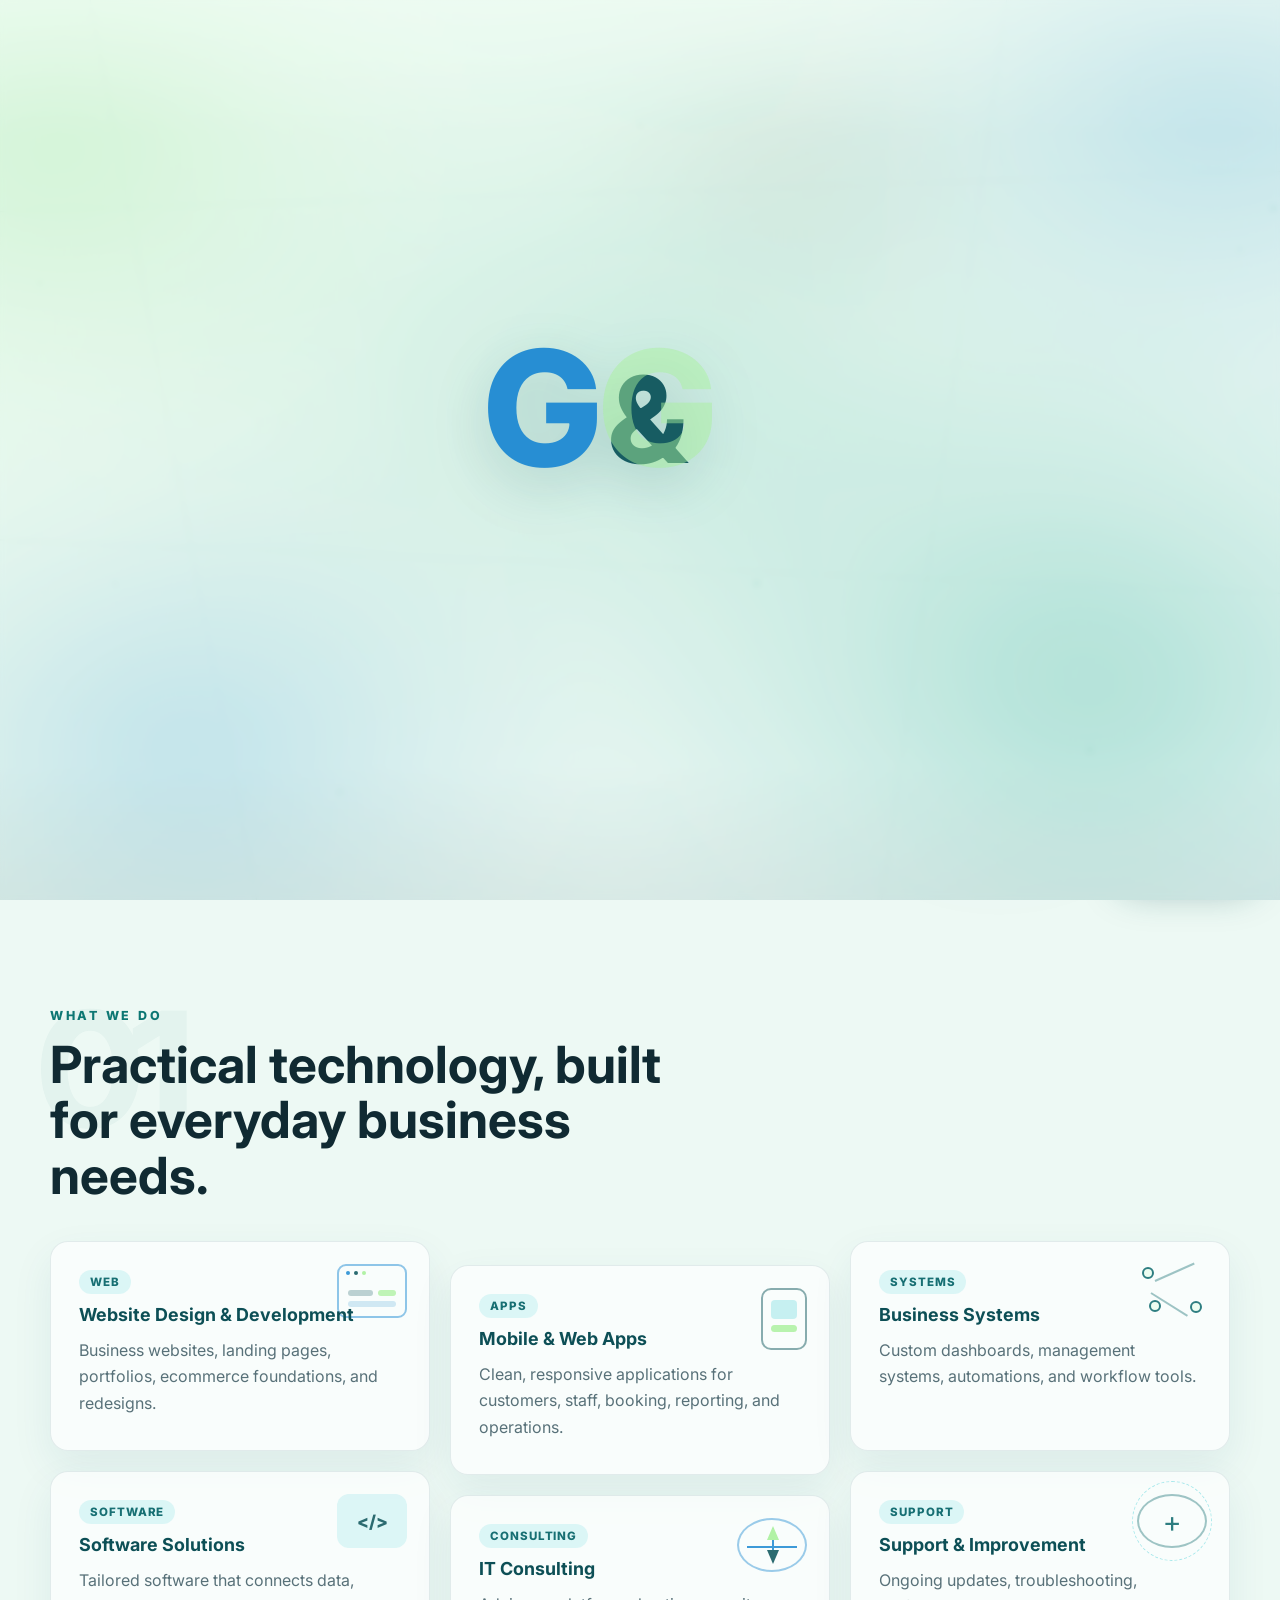
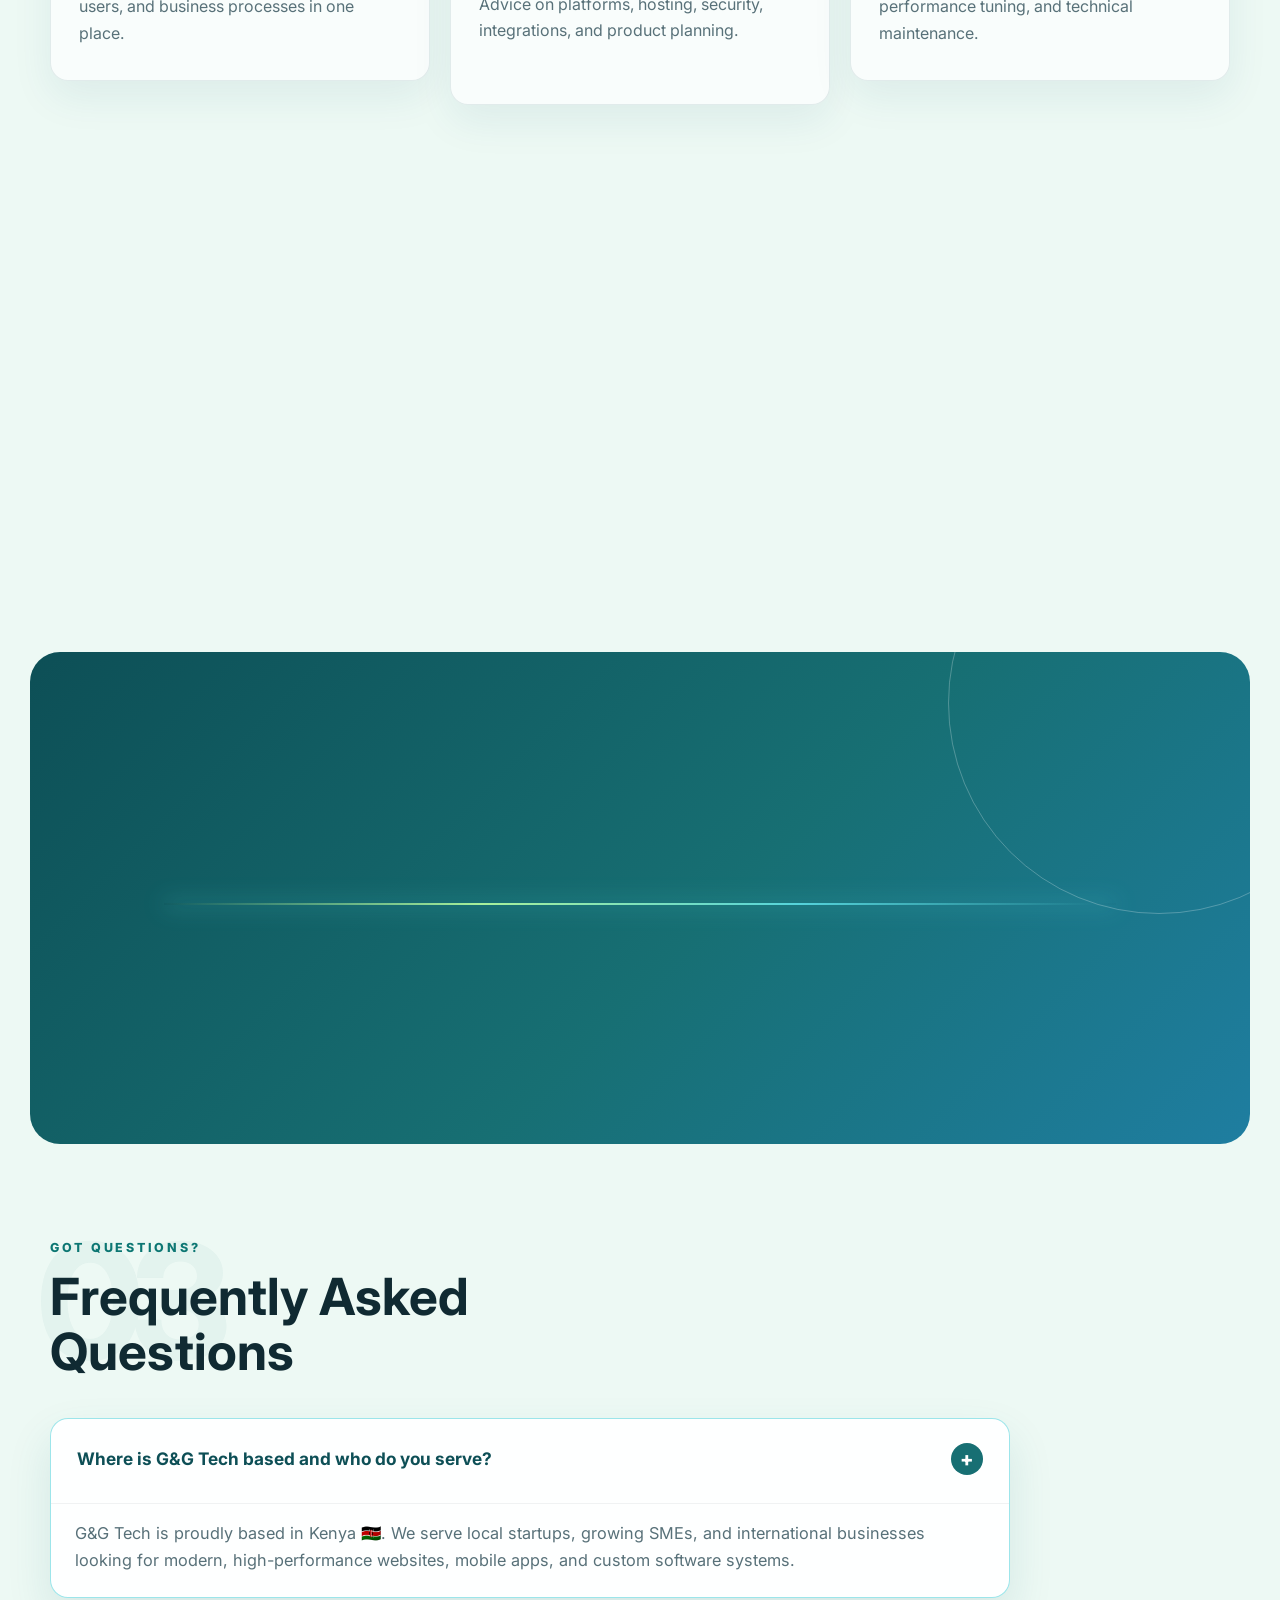
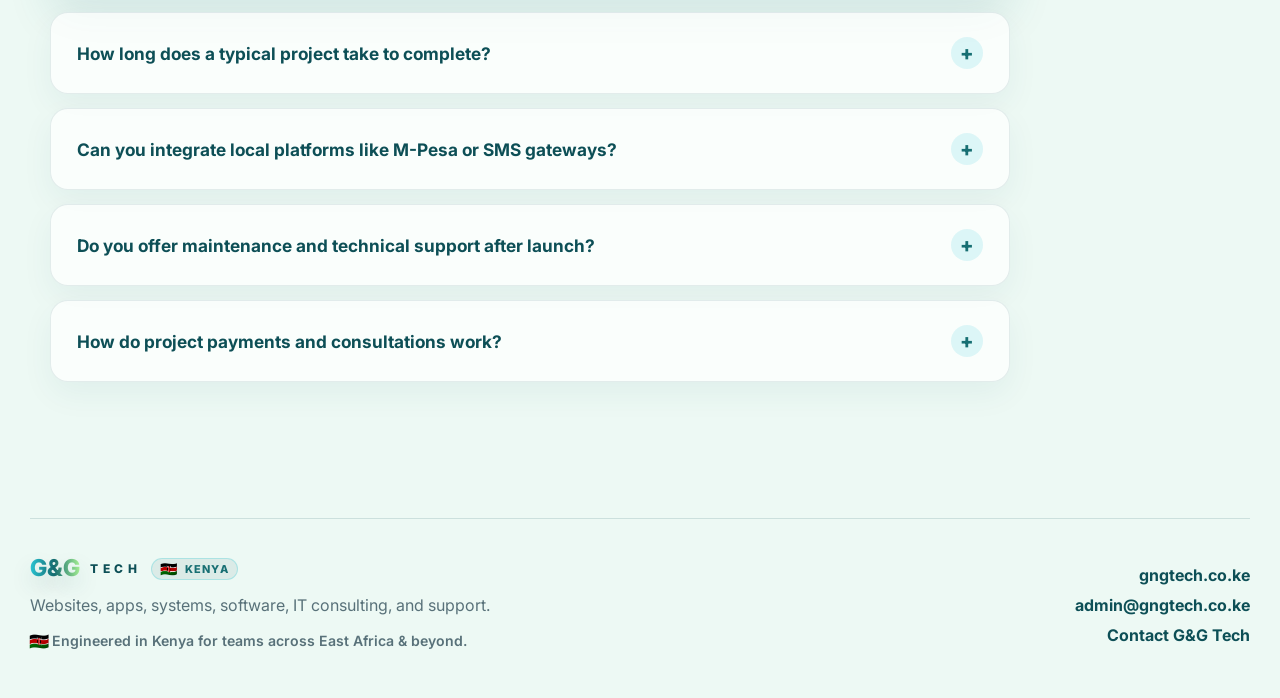
<file: index.html>
<!doctype html>
<html lang="en">
  <head>
    <meta charset="utf-8">
    <meta name="viewport" content="width=device-width, initial-scale=1">
    <meta
      name="description"
      content="G&G Tech is a Kenyan technology company building modern websites, mobile apps, custom business systems, software, and IT solutions for clients in Kenya and beyond."
    >
    <title>G&G Tech | Kenyan IT Services, Websites, Apps & Business Systems</title>
    
    <!-- Open Graph & Social Media Preview Tags -->
    <meta property="og:title" content="G&G Tech | Reliable IT Services, Websites & Apps in Kenya">
    <meta property="og:description" content="Designs and builds websites, mobile apps, business systems, and IT solutions for teams in Kenya and globally.">
    <meta property="og:type" content="website">
    <meta property="og:url" content="https://gngtech.co.ke">
    <meta property="og:image" content="https://gngtech.co.ke/kenya-flag-bg.png">
    <meta property="og:image:width" content="1200">
    <meta property="og:image:height" content="630">
    <meta property="og:locale" content="en_KE">
    <meta name="twitter:card" content="summary_large_image">
    <meta name="twitter:title" content="G&G Tech | Reliable IT Services in Kenya">
    <meta name="twitter:description" content="Websites, apps, systems, software & IT consulting for Kenyan businesses.">
    <meta name="twitter:image" content="https://gngtech.co.ke/kenya-flag-bg.png">
    <link rel="canonical" href="https://gngtech.co.ke/">
    
    <link rel="preconnect" href="https://fonts.googleapis.com">
    <link rel="preconnect" href="https://fonts.gstatic.com" crossorigin>
    <link
      href="https://fonts.googleapis.com/css2?family=Inter:wght@400;500;600;700;800&display=swap"
      rel="stylesheet"
    >
    <link rel="stylesheet" href="styles.css">

    <!-- LocalBusiness Structured Data (JSON-LD) -->
    <script type="application/ld+json">
    {
      "@context": "https://schema.org",
      "@type": "ProfessionalService",
      "name": "G&G Tech",
      "alternateName": "GNG Tech",
      "url": "https://gngtech.co.ke",
      "logo": "https://gngtech.co.ke/gngbg.svg",
      "image": "https://gngtech.co.ke/kenya-flag-bg.png",
      "description": "G&G Tech is a Kenyan technology company building modern websites, mobile apps, custom business systems, software, and IT solutions for clients in Kenya and beyond.",
      "address": {
        "@type": "PostalAddress",
        "addressCountry": "KE",
        "addressRegion": "Nairobi"
      },
      "areaServed": [
        { "@type": "Country", "name": "Kenya" },
        { "@type": "Continent", "name": "Africa" }
      ],
      "contactPoint": {
        "@type": "ContactPoint",
        "email": "admin@gngtech.co.ke",
        "contactType": "customer service",
        "availableLanguage": ["English", "Swahili"]
      },
      "sameAs": [
        "https://gngtech.co.ke"
      ],
      "hasOfferCatalog": {
        "@type": "OfferCatalog",
        "name": "IT Services",
        "itemListElement": [
          { "@type": "Offer", "itemOffered": { "@type": "Service", "name": "Website Design & Development" } },
          { "@type": "Offer", "itemOffered": { "@type": "Service", "name": "Mobile & Web Apps" } },
          { "@type": "Offer", "itemOffered": { "@type": "Service", "name": "Business Systems" } },
          { "@type": "Offer", "itemOffered": { "@type": "Service", "name": "Software Solutions" } },
          { "@type": "Offer", "itemOffered": { "@type": "Service", "name": "IT Consulting" } },
          { "@type": "Offer", "itemOffered": { "@type": "Service", "name": "Support & Improvement" } }
        ]
      },
      "priceRange": "KES"
    }
    </script>
  </head>
  <body class="intro-active">
    <div id="scroll-progress" aria-hidden="true"></div>
    <div class="brand-intro" id="brandIntro" aria-label="G and G Tech introduction" role="status">
      <div class="brand-intro__content">
        <div class="brand-intro__wordmark" aria-label="G and G">
          <span class="brand-intro__letter brand-intro__letter--blue">G</span>
          <span class="brand-intro__letter brand-intro__letter--ampersand">&amp;</span>
          <span class="brand-intro__letter brand-intro__letter--green">G</span>
        </div>
        <span class="brand-intro__line" aria-hidden="true"></span>
        <p class="brand-intro__tagline">Your trusted Kenyan company for your tech solutions.</p>
      </div>
    </div>

    <header class="site-header">
      <a class="brand" href="index.html" aria-label="G&G Tech home">
        <span class="brand-mark">G&amp;G</span>
        <span class="brand-name">TECH</span>
        <span class="kenya-badge" title="Proudly Kenyan Technology Company">
          <span class="kenya-flag-icon" aria-hidden="true">🇰🇪</span>
          <span class="kenya-text">KENYA</span>
        </span>
      </a>

      <button class="mobile-nav-toggle" id="mobileNavToggle" aria-label="Toggle navigation menu" aria-expanded="false">
        <span class="hamburger-bar"></span>
        <span class="hamburger-bar"></span>
        <span class="hamburger-bar"></span>
      </button>

      <nav class="main-nav" id="mainNav" aria-label="Main navigation">
        <a href="#services">Services</a>
        <a href="#process">Process</a>
        <a href="#faq">FAQ</a>
        <a href="contact.html">Contact</a>
        <a class="mobile-nav-cta" href="contact.html">Get Started 🇰🇪</a>
      </nav>

      <a class="nav-cta" href="contact.html">Get Started</a>
    </header>

    <main>
      <section class="hero">
        <div class="aurora aurora-a" aria-hidden="true"></div>
        <div class="aurora aurora-b" aria-hidden="true"></div>
        <div class="aurora aurora-c" aria-hidden="true"></div>
        <div class="hero-content reveal-on-scroll">
          <p class="eyebrow kenya-eyebrow">
            <span class="flag-emoji">🇰🇪</span> PROUDLY BASED IN KENYA &bull; SERVING GLOBAL TEAMS
          </p>
          <h1 id="hero-headline">Reliable IT services for businesses ready to build smarter.</h1>
          <p class="hero-copy">
            G&amp;G Tech designs and builds websites, mobile apps, business systems,
            custom software, and IT consulting solutions that help your operations move faster.
          </p>

          <div class="hero-actions">
            <a class="primary-button" href="contact.html">Start a Project</a>
            <a class="secondary-button" href="#services">Explore Services</a>
          </div>

          <div class="hero-trust-badges">
            <span class="trust-item"><span class="check-icon">✓</span> M-Pesa &amp; API Ready</span>
            <span class="trust-item"><span class="check-icon">✓</span> Fast Delivery</span>
            <span class="trust-item"><span class="check-icon">✓</span> Post-Launch Support</span>
          </div>
        </div>

        <div class="hero-visual reveal-on-scroll" aria-label="G&G Tech service preview">
          <div class="logo-panel interactive-card">
            <span class="command-ring command-ring--one" aria-hidden="true"></span>
            <span class="command-ring command-ring--two" aria-hidden="true"></span>
            <span class="command-node command-node--one" aria-hidden="true"></span>
            <span class="command-node command-node--two" aria-hidden="true"></span>
            <span class="command-node command-node--three" aria-hidden="true"></span>
            <div class="kenya-hero-pill">
              <span class="flag-emoji">🇰🇪</span> G&amp;G TECH KENYA
            </div>
            <span class="big-logo">
              <span>G</span><span>&amp;</span><span>G</span>
            </span>
            <span class="tech-word">T E C H</span>
          </div>

          <div class="service-stack">
            <a class="interactive-card" href="contact.html?service=Website%20Design%20%26%20Development">
              <span>01</span>
              <strong>Websites</strong>
              <p>Modern sites that turn visitors into customers.</p>
            </a>
            <a class="interactive-card" href="contact.html?service=Mobile%20%26%20Web%20Apps">
              <span>02</span>
              <strong>Apps &amp; Systems</strong>
              <p>Tools built around the way your team works.</p>
            </a>
            <a class="interactive-card" href="contact.html?service=IT%20Consulting">
              <span>03</span>
              <strong>IT Consulting</strong>
              <p>Clear technical guidance before you invest.</p>
            </a>
          </div>
        </div>
      </section>

      <section class="services" id="services">
        <div class="section-heading reveal-on-scroll" data-count="01">
          <p class="eyebrow">What we do</p>
          <h2>Practical technology, built for everyday business needs.</h2>
        </div>

        <div class="service-grid">
          <a class="service-card interactive-card reveal-on-scroll" href="contact.html?service=Website%20Design%20%26%20Development">
            <div class="card-badge">Web</div>
            <span class="service-visual service-visual--web" aria-hidden="true"><i></i><i></i><i></i></span>
            <h3>Website Design &amp; Development</h3>
            <p>Business websites, landing pages, portfolios, ecommerce foundations, and redesigns.</p>
          </a>
          <a class="service-card interactive-card reveal-on-scroll" href="contact.html?service=Mobile%20%26%20Web%20Apps">
            <div class="card-badge">Apps</div>
            <span class="service-visual service-visual--apps" aria-hidden="true"><i></i><i></i></span>
            <h3>Mobile &amp; Web Apps</h3>
            <p>Clean, responsive applications for customers, staff, booking, reporting, and operations.</p>
          </a>
          <a class="service-card interactive-card reveal-on-scroll" href="contact.html?service=Business%20Systems">
            <div class="card-badge">Systems</div>
            <span class="service-visual service-visual--systems" aria-hidden="true"><i></i><i></i><i></i></span>
            <h3>Business Systems</h3>
            <p>Custom dashboards, management systems, automations, and workflow tools.</p>
          </a>
          <a class="service-card interactive-card reveal-on-scroll" href="contact.html?service=Software%20Solutions">
            <div class="card-badge">Software</div>
            <span class="service-visual service-visual--software" aria-hidden="true"><i>&lt;/&gt;</i></span>
            <h3>Software Solutions</h3>
            <p>Tailored software that connects data, users, and business processes in one place.</p>
          </a>
          <a class="service-card interactive-card reveal-on-scroll" href="contact.html?service=IT%20Consulting">
            <div class="card-badge">Consulting</div>
            <span class="service-visual service-visual--consulting" aria-hidden="true"><i></i><i></i></span>
            <h3>IT Consulting</h3>
            <p>Advice on platforms, hosting, security, integrations, and product planning.</p>
          </a>
          <a class="service-card interactive-card reveal-on-scroll" href="contact.html?service=Support%20%26%20Improvement">
            <div class="card-badge">Support</div>
            <span class="service-visual service-visual--support" aria-hidden="true"><i>+</i></span>
            <h3>Support &amp; Improvement</h3>
            <p>Ongoing updates, troubleshooting, performance tuning, and technical maintenance.</p>
          </a>
        </div>
      </section>

      <section class="network-section reveal-on-scroll" aria-labelledby="network-title">
        <div class="network-copy">
          <p class="eyebrow">Built here. Ready anywhere.</p>
          <h2 id="network-title">Kenyan thinking, connected to every opportunity.</h2>
          <p>We pair local context with technology that performs for teams across East Africa and beyond.</p>
        </div>
        <div class="network-map" aria-hidden="true">
          <svg viewBox="0 0 700 320" fill="none" xmlns="http://www.w3.org/2000/svg">
            <path d="M128 183C230 111 291 243 365 163C438 83 514 99 603 137" />
            <path d="M128 183C229 262 302 270 418 214C498 175 549 210 603 137" />
            <path d="M365 163C391 185 399 198 418 214" />
          </svg>
          <span class="network-node network-node--ke">KE</span>
          <span class="network-node network-node--one"></span>
          <span class="network-node network-node--two"></span>
          <span class="network-node network-node--three"></span>
          <span class="network-node network-node--four"></span>
        </div>
      </section>

      <section class="process" id="process">
        <span class="pipeline-glow" aria-hidden="true"></span>
        <div class="section-heading reveal-on-scroll" data-count="02">
          <p class="eyebrow">How we work</p>
          <h2>A simple path from idea to launch.</h2>
        </div>

        <div class="steps">
          <article class="interactive-card reveal-on-scroll">
            <span>01 / Discover</span>
            <p>We understand your goals, users, budget, and the exact problem the technology should solve.</p>
          </article>
          <article class="interactive-card reveal-on-scroll">
            <span>02 / Build</span>
            <p>We design, develop, test, and keep you involved with clear progress updates.</p>
          </article>
          <article class="interactive-card reveal-on-scroll">
            <span>03 / Launch</span>
            <p>We deploy, hand over, and support the solution so it keeps serving your business.</p>
          </article>
        </div>
      </section>

      <!-- Interactive FAQ Accordion Section -->
      <section class="faq" id="faq">
        <div class="section-heading reveal-on-scroll" data-count="03">
          <p class="eyebrow">Got Questions?</p>
          <h2>Frequently Asked Questions</h2>
        </div>

        <div class="faq-accordion reveal-on-scroll" id="faqAccordion">
          <details class="faq-item" open>
            <summary class="faq-question">
              <span>Where is G&amp;G Tech based and who do you serve?</span>
              <span class="faq-icon" aria-hidden="true">+</span>
            </summary>
            <div class="faq-answer">
              <p>G&amp;G Tech is proudly based in Kenya 🇰🇪. We serve local startups, growing SMEs, and international businesses looking for modern, high-performance websites, mobile apps, and custom software systems.</p>
            </div>
          </details>

          <details class="faq-item">
            <summary class="faq-question">
              <span>How long does a typical project take to complete?</span>
              <span class="faq-icon" aria-hidden="true">+</span>
            </summary>
            <div class="faq-answer">
              <p>Standard business websites are typically delivered in 1 to 2 weeks. Web applications, mobile apps, and specialized business management systems generally take 2 to 4 weeks depending on overall features and scope.</p>
            </div>
          </details>

          <details class="faq-item">
            <summary class="faq-question">
              <span>Can you integrate local platforms like M-Pesa or SMS gateways?</span>
              <span class="faq-icon" aria-hidden="true">+</span>
            </summary>
            <div class="faq-answer">
              <p>Yes! We specialize in custom integrations including M-Pesa (Daraja API), bank payment gateways, SMS notification APIs (such as Africa's Talking), automated invoicing, and custom database APIs.</p>
            </div>
          </details>

          <details class="faq-item">
            <summary class="faq-question">
              <span>Do you offer maintenance and technical support after launch?</span>
              <span class="faq-icon" aria-hidden="true">+</span>
            </summary>
            <div class="faq-answer">
              <p>Yes. We provide ongoing technical support, cloud hosting configuration, security monitoring, performance tuning, and feature improvements so your platform remains fast, secure, and up to date.</p>
            </div>
          </details>

          <details class="faq-item">
            <summary class="faq-question">
              <span>How do project payments and consultations work?</span>
              <span class="faq-icon" aria-hidden="true">+</span>
            </summary>
            <div class="faq-answer">
              <p>We begin with a free consultation to review your requirements. Projects follow transparent milestone payments (initial deposit, progress demo review, and final handover) so you maintain 100% clarity.</p>
            </div>
          </details>
        </div>
      </section>
    </main>

    <!-- Floating Quick Action Button -->
    <a href="contact.html" class="floating-cta" title="Start a Project with G&G Tech Kenya">
      <span class="flag-emoji">🇰🇪</span> Talk to Us
    </a>

    <footer class="site-footer" id="contact">
      <div>
        <a class="brand footer-brand" href="index.html" aria-label="G&G Tech home">
          <span class="brand-mark">G&amp;G</span>
          <span class="brand-name">TECH</span>
          <span class="kenya-badge">
            <span class="kenya-flag-icon" aria-hidden="true">🇰🇪</span>
            <span class="kenya-text">KENYA</span>
          </span>
        </a>
        <p>Websites, apps, systems, software, IT consulting, and support.</p>
        <p class="footer-kenya-note">
          <span class="flag-emoji">🇰🇪</span> Engineered in Kenya for teams across East Africa &amp; beyond.
        </p>
      </div>

      <div class="footer-contact">
        <a href="https://gngtech.co.ke">gngtech.co.ke</a>
        <a href="mailto:admin@gngtech.co.ke">admin@gngtech.co.ke</a>
        <a href="contact.html">Contact G&amp;G Tech</a>
      </div>
    </footer>

    <script src="https://cdn.jsdelivr.net/npm/gsap@3/dist/gsap.min.js"></script>

    <!-- Zero-dependency Lightweight Interactive Script -->
     <!-- GSAAAAAAAAAAAAAAAAAAAAAAAAAAAAAP -->
    <script>
      // Five-second brand reveal before the website becomes available.
      const intro = document.getElementById("brandIntro");
      const prefersReducedMotion = window.matchMedia("(prefers-reduced-motion: reduce)").matches;

      function animateSiteEntrance() {
        if (!window.gsap || prefersReducedMotion) return;

        gsap.timeline({ defaults: { ease: "power3.out" } })
          .from(".site-header", { y: -24, autoAlpha: 0, duration: 0.55 })
          .from(".hero-content > *", { y: 26, autoAlpha: 0, duration: 0.68, stagger: 0.09 }, 0.12)
          .from(".logo-panel", { y: 38, scale: 0.96, autoAlpha: 0, duration: 0.8 }, 0.28)
          .from(".service-stack a", { x: 24, autoAlpha: 0, duration: 0.55, stagger: 0.1 }, 0.5);

        gsap.to(".logo-panel", { y: -8, duration: 3.4, ease: "sine.inOut", yoyo: true, repeat: -1 });
        gsap.to(".floating-cta", { y: -5, duration: 2.2, ease: "sine.inOut", yoyo: true, repeat: -1 });

        // Text scramble on hero headline after site entrance
        setTimeout(() => scrambleText(document.getElementById('hero-headline')), 350);
      }

      if (intro && window.gsap) {
        const finishIntro = () => {
          document.body.classList.remove("intro-active");
          intro.setAttribute("aria-hidden", "true");
          intro.remove();
          animateSiteEntrance();
        };

        if (prefersReducedMotion) {
          gsap.set(".brand-intro__letter, .brand-intro__line, .brand-intro__tagline", { opacity: 1 });
          gsap.to(intro, { autoAlpha: 0, duration: 0.25, delay: 0.6, onComplete: finishIntro });
        } else {
          const introTimeline = gsap.timeline({ onComplete: finishIntro });

          introTimeline
            .fromTo(intro, { autoAlpha: 0 }, { autoAlpha: 1, duration: 0.3, ease: "power1.out" })
            .fromTo(".brand-intro__letter--blue", { xPercent: -180, autoAlpha: 0 }, { xPercent: 0, autoAlpha: 1, duration: 0.8, ease: "power3.out" }, 0.3)
            .fromTo(".brand-intro__letter--ampersand", { yPercent: -170, autoAlpha: 0 }, { yPercent: 0, autoAlpha: 1, duration: 0.75, ease: "bounce.out" }, 0.9)
            .fromTo(".brand-intro__letter--green", { xPercent: -180, autoAlpha: 0 }, { xPercent: 0, autoAlpha: 1, duration: 0.8, ease: "power3.out" }, 1.5)
            .fromTo(".brand-intro__line", { scaleX: 0, autoAlpha: 0 }, { scaleX: 1, autoAlpha: 1, duration: 0.35, ease: "power2.out" }, 2.3)
            .fromTo(".brand-intro__tagline", { y: 18, autoAlpha: 0 }, { y: 0, autoAlpha: 1, duration: 0.55, ease: "power2.out" }, 2.6)
            .to({}, { duration: 1.25 })
            .to(intro, { autoAlpha: 0, duration: 0.6, ease: "power2.inOut" });
        }
      } else if (intro) {
        // Keep the website accessible if the animation library cannot load.
        document.body.classList.remove("intro-active");
        intro.remove();
        animateSiteEntrance();
      }

      if (!intro) animateSiteEntrance();

      // Mobile Navigation Drawer Toggle
      const mobileNavToggle = document.getElementById("mobileNavToggle");
      const mainNav = document.getElementById("mainNav");

      if (mobileNavToggle && mainNav) {
        mobileNavToggle.addEventListener("click", () => {
          const isOpen = mainNav.classList.toggle("open");
          mobileNavToggle.classList.toggle("active", isOpen);
          mobileNavToggle.setAttribute("aria-expanded", isOpen);
        });

        // Close mobile drawer when clicking a link
        mainNav.querySelectorAll("a").forEach((link) => {
          link.addEventListener("click", () => {
            mainNav.classList.remove("open");
            mobileNavToggle.classList.remove("active");
            mobileNavToggle.setAttribute("aria-expanded", "false");
          });
        });
      }

      // Smooth FAQ Accordion Icon Toggle
      const faqItems = document.querySelectorAll(".faq-item");
      faqItems.forEach((item) => {
        item.addEventListener("toggle", () => {
          const icon = item.querySelector(".faq-icon");
          if (icon) {
            icon.textContent = item.open ? "−" : "+";
          }
        });
      });

      // Scroll Reveal Observer (Ultra-lightweight Vanilla JS)
      const revealElements = document.querySelectorAll(".reveal-on-scroll");
      if ("IntersectionObserver" in window) {
        const revealObserver = new IntersectionObserver(
          (entries, observer) => {
            entries.forEach((entry) => {
              if (entry.isIntersecting) {
                entry.target.classList.add("revealed");
                observer.unobserve(entry.target);
              }
            });
          },
          { threshold: 0.12 }
        );

        revealElements.forEach((el) => revealObserver.observe(el));
      } else {
        // Fallback for very old browsers
        revealElements.forEach((el) => el.classList.add("revealed"));
      }

      // Mouse Hover Track Effect for Interactive Cards
      const canUseMagneticEffects = window.matchMedia("(pointer: fine)").matches && !prefersReducedMotion;
      document.querySelectorAll(".interactive-card").forEach((card) => {
        card.addEventListener("mousemove", (e) => {
          const rect = card.getBoundingClientRect();
          const x = e.clientX - rect.left;
          const y = e.clientY - rect.top;
          card.style.setProperty("--mouse-x", `${x}px`);
          card.style.setProperty("--mouse-y", `${y}px`);

          if (canUseMagneticEffects) {
            const rotateY = ((x / rect.width) - 0.5) * 4;
            const rotateX = ((y / rect.height) - 0.5) * -4;
            card.style.transform = `perspective(900px) translate3d(0, -5px, 0) rotateX(${rotateX}deg) rotateY(${rotateY}deg)`;
          }
        });

        card.addEventListener("mouseleave", () => {
          if (canUseMagneticEffects) card.style.removeProperty("transform");
        });
      });

      // ===== PREMIUM VISUAL ENHANCEMENTS =====

      // Text Scramble Effect
      function scrambleText(el) {
        if (!el || prefersReducedMotion) return;
        const chars = 'ABCDEFGHIJKLMNOPQRSTUVWXYZ0123456789!@#';
        const original = el.innerText;
        const totalMs = 1100;
        const tickMs = 33;
        const totalTicks = Math.ceil(totalMs / tickMs);
        let tick = 0;
        const timer = setInterval(() => {
          const progress = tick / totalTicks;
          el.innerText = original.split('').map((char, i) => {
            if (char === ' ' || char === ',' || char === '.') return char;
            if (i / original.length < progress) return char;
            return chars[Math.floor(Math.random() * chars.length)];
          }).join('');
          tick++;
          if (tick > totalTicks) { clearInterval(timer); el.innerText = original; }
        }, tickMs);
      }

      // Scroll Progress Bar
      const scrollProgressBar = document.getElementById('scroll-progress');
      if (scrollProgressBar) {
        const updateProgress = () => {
          const max = document.body.scrollHeight - window.innerHeight;
          const pct = max > 0 ? Math.min(window.scrollY / max, 1) : 0;
          scrollProgressBar.style.width = `${pct * 100}%`;
        };
        window.addEventListener('scroll', updateProgress, { passive: true });
        updateProgress();
      }

      // SVG Network Path Draw Animation
      (function initNetworkDraw() {
        const networkSection = document.querySelector('.network-section');
        const networkPaths = document.querySelectorAll('.network-map path');
        if (!networkSection || !networkPaths.length || !('IntersectionObserver' in window)) return;

        networkPaths.forEach(path => {
          const len = path.getTotalLength();
          path.dataset.pathLen = len;
          path.style.strokeDasharray = len;
          path.style.strokeDashoffset = len;
          path.style.animation = 'none';
          path.style.transition = 'stroke-dashoffset 1.4s cubic-bezier(0.16, 1, 0.3, 1)';
        });

        const netObserver = new IntersectionObserver(entries => {
          entries.forEach(entry => {
            if (!entry.isIntersecting) return;
            networkPaths.forEach((path, i) => {
              setTimeout(() => { path.style.strokeDashoffset = '0'; }, i * 260);
              setTimeout(() => {
                path.style.strokeDasharray = '9 8';
                path.style.strokeDashoffset = '0';
                path.style.transition = 'none';
                path.style.animation = 'route-flow 5s linear infinite';
              }, 1500 + i * 260);
            });
            netObserver.unobserve(entry.target);
          });
        }, { threshold: 0.3 });

        netObserver.observe(networkSection);
      })();

      // Magnetic Nav Links (desktop pointer only)
      (function initMagneticNav() {
        const isFine = window.matchMedia('(pointer: fine)').matches;
        if (!isFine || prefersReducedMotion || !window.gsap) return;
        document.querySelectorAll('.main-nav a').forEach(link => {
          const xTo = gsap.quickTo(link, 'x', { duration: 0.35, ease: 'power3.out' });
          const yTo = gsap.quickTo(link, 'y', { duration: 0.35, ease: 'power3.out' });
          link.addEventListener('mousemove', e => {
            const r = link.getBoundingClientRect();
            xTo((e.clientX - (r.left + r.width / 2)) * 0.28);
            yTo((e.clientY - (r.top + r.height / 2)) * 0.28);
          });
          link.addEventListener('mouseleave', () => { xTo(0); yTo(0); });
        });
      })();

      // Particle Canvas Background
      (function initParticles() {
        if (prefersReducedMotion) return;
        const canvas = document.getElementById('particle-canvas');
        if (!canvas) return;
        const ctx = canvas.getContext('2d');
        const COLORS = [[85,211,219],[168,240,155],[39,142,211]];
        let W = canvas.width = window.innerWidth;
        let H = canvas.height = window.innerHeight;
        const mouse = { x: -999, y: -999 };

        const particles = Array.from({ length: 72 }, () => ({
          x: Math.random() * W,
          y: Math.random() * H,
          r: Math.random() * 1.6 + 0.8,
          dx: (Math.random() - 0.5) * 0.35,
          dy: (Math.random() - 0.5) * 0.35,
          c: COLORS[Math.floor(Math.random() * COLORS.length)],
          a: Math.random() * 0.28 + 0.06
        }));

        window.addEventListener('resize', () => {
          W = canvas.width = window.innerWidth;
          H = canvas.height = window.innerHeight;
        }, { passive: true });

        window.addEventListener('mousemove', e => {
          mouse.x = e.clientX; mouse.y = e.clientY;
        }, { passive: true });

        function raf() {
          ctx.clearRect(0, 0, W, H);
          for (const p of particles) {
            const dx = p.x - mouse.x, dy = p.y - mouse.y;
            const dist = Math.hypot(dx, dy);
            if (dist < 110 && dist > 0.1) {
              const f = (110 - dist) / 110 * 1.8;
              p.x += dx / dist * f;
              p.y += dy / dist * f;
            }
            p.x = (p.x + p.dx + W) % W;
            p.y = (p.y + p.dy + H) % H;
            ctx.beginPath();
            ctx.arc(p.x, p.y, p.r, 0, 6.2832);
            ctx.fillStyle = `rgba(${p.c[0]},${p.c[1]},${p.c[2]},${p.a})`;
            ctx.fill();
          }
          requestAnimationFrame(raf);
        }
        raf();
      })();

    </script>

    <canvas id="particle-canvas" aria-hidden="true"></canvas>
  </body>
</html>
</file>
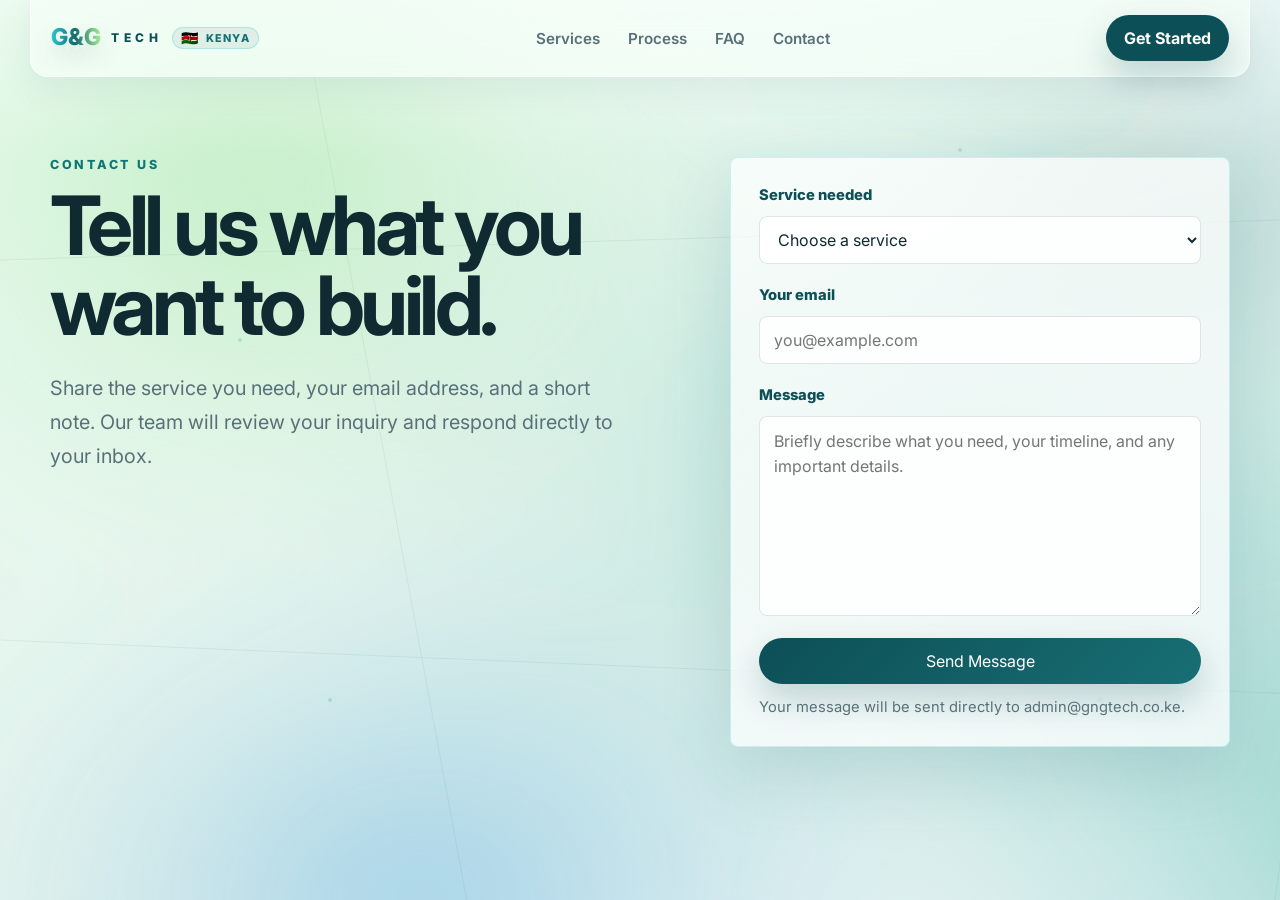
<file: contact.html>
<!doctype html>
<html lang="en">
  <head>
    <meta charset="utf-8">
    <meta name="viewport" content="width=device-width, initial-scale=1">
    <meta
      name="description"
      content="Contact G&G Tech to start your website, app, system or IT consulting project. Based in Kenya, serving East Africa and global teams."
    >
    <title>Contact G&G Tech | Start Your IT Project in Kenya</title>
    <!-- Open Graph & Social -->
    <meta property="og:title" content="Contact G&G Tech | Start Your IT Project">
    <meta property="og:description" content="Reach out to G&G Tech for websites, apps, business systems, software, and IT consulting. Free consultation for all projects.">
    <meta property="og:type" content="website">
    <meta property="og:url" content="https://gngtech.co.ke/contact.html">
    <meta property="og:image" content="https://gngtech.co.ke/kenya-flag-bg.png">
    <meta property="og:image:width" content="1200">
    <meta property="og:image:height" content="630">
    <meta property="og:locale" content="en_KE">
    <meta name="twitter:card" content="summary_large_image">
    <meta name="twitter:title" content="Contact G&G Tech | Start Your Project">
    <meta name="twitter:description" content="Free consultation for websites, apps, and IT solutions in Kenya.">
    <meta name="twitter:image" content="https://gngtech.co.ke/kenya-flag-bg.png">
    <link rel="canonical" href="https://gngtech.co.ke/contact.html">
    <link rel="preconnect" href="https://fonts.googleapis.com">
    <link rel="preconnect" href="https://fonts.gstatic.com" crossorigin>
    <link
      href="https://fonts.googleapis.com/css2?family=Inter:wght@400;500;600;700;800&display=swap"
      rel="stylesheet"
    >
    <link rel="stylesheet" href="styles.css">
  </head>
  <body>
    <header class="site-header">
      <a class="brand" href="index.html" aria-label="G&G Tech home">
        <span class="brand-mark">G&amp;G</span>
        <span class="brand-name">TECH</span>
        <span class="kenya-badge" title="Proudly Kenyan Technology Company">
          <span class="kenya-flag-icon" aria-hidden="true">🇰🇪</span>
          <span class="kenya-text">KENYA</span>
        </span>
      </a>

      <button class="mobile-nav-toggle" id="mobileNavToggle" aria-label="Toggle navigation menu" aria-expanded="false">
        <span class="hamburger-bar"></span>
        <span class="hamburger-bar"></span>
        <span class="hamburger-bar"></span>
      </button>

      <nav class="main-nav" id="mainNav" aria-label="Main navigation">
        <a href="index.html#services">Services</a>
        <a href="index.html#process">Process</a>
        <a href="index.html#faq">FAQ</a>
        <a href="contact.html">Contact</a>
        <a class="mobile-nav-cta" href="contact.html">Get Started 🇰🇪</a>
      </nav>

      <a class="nav-cta" href="contact.html">Get Started</a>
    </header>

    <main>
      <section class="contact-page">
        <div class="contact-intro">
          <p class="eyebrow">Contact us</p>
          <h1>Tell us what you want to build.</h1>
          <p class="hero-copy">
            Share the service you need, your email address, and a short note. Our team will review your inquiry and respond directly to your inbox.
          </p>
        </div>

        <form class="contact-form" id="contactForm">
          <!-- Honeypot Spam Protection (hidden from humans) -->
          <input type="checkbox" name="botcheck" id="botcheck" style="display: none;" tabindex="-1" autocomplete="off">

          <label for="service">Service needed</label>
          <select id="service" name="service" required>
            <option value="">Choose a service</option>
            <option>Website Design & Development</option>
            <option>Mobile & Web Apps</option>
            <option>Business Systems</option>
            <option>Software Solutions</option>
            <option>IT Consulting</option>
            <option>Support & Improvement</option>
            <option>General IT Services</option>
          </select>

          <label for="email">Your email</label>
          <input id="email" name="email" type="email" placeholder="you@example.com" required>

          <label for="message">Message</label>
          <textarea
            id="message"
            name="message"
            rows="7"
            placeholder="Briefly describe what you need, your timeline, and any important details."
            required
          ></textarea>

          <div id="formStatus" class="form-status" style="display: none;" aria-live="polite"></div>

          <button class="primary-button form-button" id="submitBtn" type="submit">
            <span class="btn-text">Send Message</span>
            <span class="btn-spinner" style="display: none;">Sending...</span>
          </button>
          <p class="form-note">Your message will be sent directly to admin@gngtech.co.ke.</p>
        </form>
      </section>
    </main>

    <script>
      // Web3Forms Access Key
      // Get your free access key at https://web3forms.com (takes 10 seconds, sent to admin@gngtech.co.ke)
      const WEB3FORMS_ACCESS_KEY = "7239ed0b-5672-48c3-a487-e04966657008";

      const params = new URLSearchParams(window.location.search);
      const selectedService = params.get("service");
      const serviceField = document.querySelector("#service");
      const form = document.querySelector("#contactForm");
      const submitBtn = document.querySelector("#submitBtn");
      const btnText = submitBtn.querySelector(".btn-text");
      const btnSpinner = submitBtn.querySelector(".btn-spinner");
      const formStatus = document.querySelector("#formStatus");
      const mobileNavToggle = document.getElementById("mobileNavToggle");
      const mainNav = document.getElementById("mainNav");

      if (mobileNavToggle && mainNav) {
        mobileNavToggle.addEventListener("click", () => {
          const isOpen = mainNav.classList.toggle("open");
          mobileNavToggle.classList.toggle("active", isOpen);
          mobileNavToggle.setAttribute("aria-expanded", isOpen);
        });

        mainNav.querySelectorAll("a").forEach((link) => {
          link.addEventListener("click", () => {
            mainNav.classList.remove("open");
            mobileNavToggle.classList.remove("active");
            mobileNavToggle.setAttribute("aria-expanded", "false");
          });
        });
      }

      if (selectedService) {
        serviceField.value = selectedService;
      }

      function setLoading(isLoading) {
        submitBtn.disabled = isLoading;
        if (isLoading) {
          btnText.style.display = "none";
          btnSpinner.style.display = "inline";
        } else {
          btnText.style.display = "inline";
          btnSpinner.style.display = "none";
        }
      }

      function showStatus(type, message, showMailtoFallback = false, service = "", email = "", messageContent = "") {
        formStatus.style.display = "block";
        formStatus.className = `form-status ${type}`;
        
        let html = `<div class="status-content">${message}</div>`;
        if (showMailtoFallback) {
          const subject = encodeURIComponent(`G&G Tech inquiry: ${service}`);
          const body = encodeURIComponent(`Service needed: ${service}\nEmail: ${email}\n\nMessage:\n${messageContent}`);
          const mailtoUrl = `mailto:admin@gngtech.co.ke?subject=${subject}&body=${body}`;
          html += `<div class="status-fallback"><a href="${mailtoUrl}" class="secondary-button fallback-btn">Send via Email App Instead</a></div>`;
        }
        formStatus.innerHTML = html;
      }

      function resetForm() {
        form.reset();
        formStatus.style.display = "none";
        formStatus.innerHTML = "";
        Array.from(form.elements).forEach(el => el.style.display = "");
        submitBtn.style.display = "";
        document.querySelector(".form-note").style.display = "";
      }

      form.addEventListener("submit", async (event) => {
        event.preventDefault();

        const service = serviceField.value;
        const email = document.querySelector("#email").value;
        const message = document.querySelector("#message").value;
        const botcheck = document.querySelector("#botcheck").checked;

        if (botcheck) {
          // Spam bot detected
          return;
        }

        setLoading(true);
        formStatus.style.display = "none";

        // Check if Web3Forms key is configured
        if (!WEB3FORMS_ACCESS_KEY || WEB3FORMS_ACCESS_KEY === "YOUR_ACCESS_KEY_HERE") {
          setLoading(false);
          showStatus(
            "info",
            "<strong>Direct Submission Notice:</strong> Please enter your free Web3Forms Access Key in <code>contact.html</code> to enable automatic inbox delivery.<br><br>In the meantime, you can send your message directly using your email app below:",
            true,
            service,
            email,
            message
          );
          return;
        }

        try {
          const response = await fetch("https://api.web3forms.com/submit", {
            method: "POST",
            headers: {
              "Content-Type": "application/json",
              Accept: "application/json",
            },
            body: JSON.stringify({
              access_key: WEB3FORMS_ACCESS_KEY,
              subject: `New G&G Tech Inquiry: ${service}`,
              from_name: "G&G Tech Web Form",
              service: service,
              email: email,
              message: message,
            }),
          });

          const result = await response.json();

          if (response.status === 200 && result.success) {
            setLoading(false);
            // Hide form inputs and show success message
            Array.from(form.elements).forEach(el => {
              if (el.id !== "formStatus") el.style.display = "none";
            });
            submitBtn.style.display = "none";
            document.querySelector(".form-note").style.display = "none";

            showStatus(
              "success",
              `<h3>✓ Message Sent Successfully!</h3>
               <p>Thank you for contacting <strong>G&G Tech</strong>. We have received your inquiry regarding <strong>${service}</strong> and sent a confirmation to <strong>${email}</strong>. Our team will review your message and get back to you shortly.</p>
               <button type="button" class="secondary-button reset-btn" onclick="resetForm()">Send Another Message</button>`
            );
          } else {
            throw new Error(result.message || "Failed to submit form.");
          }
        } catch (error) {
          setLoading(false);
          showStatus(
            "error",
            `<strong>Submission Error:</strong> ${error.message || "Could not send message automatically."}<br>You can send your message directly via your email app below:`,
            true,
            service,
            email,
            message
          );
        }
      });
    </script>
  </body>
</html>
</file>
<file: styles.css>
:root {
  --mint: #c9ffd9;
  --aqua: #55d3db;
  --sky: #8fb5ff;
  --teal: #176f73;
  --deep: #0d4f56;
  --ink: #102a32;
  --muted: #587179;
  --line: rgba(16, 42, 50, 0.12);
  --white: #ffffff;
}

* {
  box-sizing: border-box;
}

html {
  scroll-behavior: smooth;
}

body {
  margin: 0;
  font-family: "Inter", Arial, sans-serif;
  color: var(--ink);
  background-image: url("gngbg.svg");
}

body.intro-active {
  overflow: hidden;
}

.brand-intro {
  position: fixed;
  z-index: 1000;
  top: 0;
  right: 0;
  bottom: 0;
  left: 0;
  width: 100vw;
  min-height: 100vh;
  height: 100dvh;
  display: grid;
  place-items: center;
  padding: 24px;
  overflow: hidden;
  background: #eafcef url("gngbg.svg") center / cover no-repeat;
  isolation: isolate;
}

.brand-intro::before {
  position: absolute;
  z-index: -1;
  inset: 0;
  content: "";
  background: rgba(234, 252, 239, 0.38);
  backdrop-filter: blur(3px);
}

.brand-intro__content {
  width: min(620px, 100%);
  text-align: center;
}

.brand-intro__wordmark {
  display: flex;
  align-items: baseline;
  justify-content: center;
  gap: clamp(8px, 2vw, 22px);
  font-size: clamp(4.25rem, 18vw, 10rem);
  font-weight: 800;
  line-height: 0.82;
  letter-spacing: -0.1em;
  filter: drop-shadow(0 16px 26px rgba(13, 79, 86, 0.18));
}

.brand-intro__letter {
  display: inline-block;
  opacity: 0;
}

.brand-intro__letter--blue {
  color: #278ed3;
}

.brand-intro__letter--ampersand {
  color: #145a60;
  font-size: 0.75em;
}

.brand-intro__letter--green {
  color: #a8f09b;
}

.brand-intro__line {
  display: block;
  width: min(370px, 75%);
  height: 4px;
  margin: 30px auto 20px;
  border-radius: 999px;
  background: linear-gradient(90deg, #278ed3, #145a60 50%, #a8f09b);
  box-shadow: 0 7px 18px rgba(20, 90, 96, 0.2);
  opacity: 0;
  transform: scaleX(0);
}

.brand-intro__tagline {
  margin: 0;
  color: var(--deep);
  font-size: clamp(0.9rem, 2.2vw, 1.1rem);
  font-weight: 600;
  letter-spacing: 0.02em;
  line-height: 1.6;
  opacity: 0;
}

a {
  color: inherit;
  text-decoration: none;
}

.site-header {
  position: sticky;
  top: 0;
  z-index: 10;
  display: flex;
  align-items: center;
  justify-content: space-between;
  gap: 24px;
  width: min(1180px, calc(100% - 40px));
  margin: 0 auto;
  padding: 18px 0;
  backdrop-filter: blur(18px);
}

.brand {
  display: inline-flex;
  align-items: center;
  gap: 10px;
  min-width: max-content;
  font-weight: 800;
}

.brand-mark {
  font-size: 1.45rem;
  line-height: 1;
  letter-spacing: 0;
  background: linear-gradient(90deg, #2cc8d7 0%, var(--teal) 48%, #a9f394 100%);
  -webkit-background-clip: text;
  background-clip: text;
  color: transparent;
  text-shadow: 0 10px 22px rgba(13, 79, 86, 0.18);
}

.brand-name {
  font-size: 0.75rem;
  letter-spacing: 0.38em;
  color: var(--deep);
}

/* Kenyan Flag Badge */
.kenya-badge {
  display: inline-flex;
  align-items: center;
  gap: 5px;
  padding: 3px 8px;
  border-radius: 99px;
  background: rgba(13, 79, 86, 0.08);
  border: 1px solid rgba(85, 211, 219, 0.35);
  font-size: 0.68rem;
  font-weight: 800;
  letter-spacing: 0.12em;
  color: var(--teal);
  vertical-align: middle;
}

.kenya-badge .kenya-flag-icon {
  font-size: 0.88rem;
  line-height: 1;
}

.kenya-eyebrow {
  display: inline-flex;
  align-items: center;
  gap: 8px;
}

.flag-emoji {
  font-style: normal;
  display: inline-block;
  transform: scale(1.15);
}

.footer-kenya-note {
  margin-top: 10px;
  font-size: 0.88rem;
  color: var(--teal);
  font-weight: 600;
}

.main-nav {
  display: flex;
  align-items: center;
  justify-content: center;
  gap: 28px;
  color: var(--muted);
  font-size: 0.95rem;
  font-weight: 600;
}

.main-nav a:hover {
  color: var(--deep);
}

.nav-cta,
.primary-button,
.secondary-button {
  display: inline-flex;
  align-items: center;
  justify-content: center;
  min-height: 46px;
  border-radius: 8px;
  font-weight: 700;
  transition: transform 180ms ease, box-shadow 180ms ease, background 180ms ease;
}

.nav-cta,
.primary-button {
  background: var(--deep);
  color: var(--white);
  box-shadow: 0 16px 34px rgba(13, 79, 86, 0.22);
}

.nav-cta {
  padding: 0 18px;
}

.primary-button,
.secondary-button {
  padding: 0 22px;
}

.secondary-button {
  border: 1px solid var(--line);
  background: rgba(255, 255, 255, 0.62);
  color: var(--deep);
}

.nav-cta:hover,
.primary-button:hover,
.secondary-button:hover {
  transform: translateY(-2px);
}

.hero {
  display: grid;
  grid-template-columns: minmax(0, 1fr) minmax(360px, 0.86fr);
  gap: 56px;
  align-items: center;
  width: min(1180px, calc(100% - 40px));
  min-height: calc(100vh - 84px);
  margin: 0 auto;
  padding: 42px 0 76px;
}

.hero-content {
  max-width: 680px;
}

.eyebrow {
  margin: 0 0 14px;
  color: var(--teal);
  font-size: 0.78rem;
  font-weight: 800;
  letter-spacing: 0.22em;
  text-transform: uppercase;
}

h1,
h2,
h3,
p {
  margin-top: 0;
}

h1 {
  max-width: 740px;
  margin-bottom: 24px;
  font-size: clamp(2.8rem, 6vw, 5.8rem);
  line-height: 0.98;
  letter-spacing: 0;
}

.hero-copy {
  max-width: 620px;
  margin-bottom: 34px;
  color: var(--muted);
  font-size: clamp(1.04rem, 2vw, 1.24rem);
  line-height: 1.72;
}

.hero-actions {
  display: flex;
  flex-wrap: wrap;
  gap: 14px;
}

/* Trust Badges */
.hero-trust-badges {
  display: flex;
  flex-wrap: wrap;
  gap: 16px;
  margin-top: 28px;
  padding-top: 22px;
  border-top: 1px solid var(--line);
}

.trust-item {
  display: inline-flex;
  align-items: center;
  gap: 6px;
  font-size: 0.86rem;
  font-weight: 700;
  color: var(--deep);
}

.check-icon {
  color: #179374;
  font-weight: 800;
}

.hero-visual {
  display: grid;
  gap: 18px;
}

.logo-panel {
  position: relative;
  display: grid;
  place-items: center;
  min-height: 330px;
  padding: 36px;
  border: 1px solid rgba(255, 255, 255, 0.65);
  border-radius: 8px;
  background:
    linear-gradient(135deg, rgba(235, 255, 241, 0.82), rgba(225, 242, 255, 0.85)),
    linear-gradient(135deg, var(--mint), var(--sky));
  box-shadow: 0 28px 70px rgba(30, 102, 120, 0.22);
  overflow: hidden;
}

.logo-panel::after {
  content: "";
  position: absolute;
  inset: 0;
  background-image: url("kenya-flag-bg.png");
  background-size: cover;
  background-position: center;
  opacity: 0.22;
  mix-blend-mode: multiply;
  pointer-events: none;
  z-index: 1;
  transition: opacity 300ms ease;
}

.logo-panel:hover::after {
  opacity: 0.32;
}

.logo-panel > * {
  position: relative;
  z-index: 2;
}

.kenya-hero-pill {
  display: inline-flex;
  align-items: center;
  gap: 6px;
  margin-bottom: 16px;
  padding: 4px 14px;
  border-radius: 20px;
  background: rgba(255, 255, 255, 0.65);
  backdrop-filter: blur(8px);
  border: 1px solid rgba(255, 255, 255, 0.8);
  font-size: 0.78rem;
  font-weight: 800;
  color: var(--deep);
  letter-spacing: 0.15em;
}

.big-logo {
  display: block;
  font-size: clamp(4.6rem, 12vw, 8.8rem);
  font-weight: 800;
  line-height: 0.85;
  letter-spacing: 0;
  font-family: Georgia, "Times New Roman", serif;
  text-shadow: 0 16px 24px rgba(13, 79, 86, 0.18);
}

.big-logo span:nth-child(1) {
  color: #278ed3;
}

.big-logo span:nth-child(2) {
  color: #145a60;
}

.big-logo span:nth-child(3) {
  color: #a8f09b;
}

.tech-word {
  margin-top: 22px;
  color: var(--deep);
  font-size: clamp(1rem, 2vw, 1.6rem);
  font-weight: 800;
  letter-spacing: 0.7em;
}

.service-stack {
  display: grid;
  gap: 12px;
}

/* Interactive Spotlight Cards */
.interactive-card {
  position: relative;
  overflow: hidden;
  border: 1px solid var(--line);
  border-radius: 8px;
  background: rgba(255, 255, 255, 0.68);
  box-shadow: 0 16px 40px rgba(22, 93, 109, 0.08);
  transition: transform 220ms ease, box-shadow 220ms ease, border-color 220ms ease, background 220ms ease;
}

.interactive-card::before {
  content: "";
  position: absolute;
  top: var(--mouse-y, -100px);
  left: var(--mouse-x, -100px);
  width: 200px;
  height: 200px;
  background: radial-gradient(circle, rgba(85, 211, 219, 0.25) 0%, transparent 70%);
  transform: translate(-50%, -50%);
  pointer-events: none;
  opacity: 0;
  transition: opacity 300ms ease;
}

.interactive-card:hover::before {
  opacity: 1;
}

.interactive-card:hover {
  transform: translateY(-5px);
  border-color: rgba(85, 211, 219, 0.64);
  box-shadow: 0 24px 50px rgba(13, 79, 86, 0.16);
}

.service-stack a {
  display: grid;
  grid-template-columns: auto 1fr;
  gap: 6px 14px;
  padding: 18px;
}

.service-stack span {
  grid-row: span 2;
  color: #2aa9b1;
  font-weight: 800;
}

.service-stack strong {
  color: var(--deep);
}

.service-stack a:hover {
  background: linear-gradient(135deg, rgba(201, 255, 217, 0.9), rgba(143, 181, 255, 0.42));
}

.service-stack p,
.service-card p,
.steps p,
.site-footer p {
  margin-bottom: 0;
  color: var(--muted);
  line-height: 1.65;
}

.services,
.process,
.faq {
  width: min(1180px, calc(100% - 40px));
  margin: 0 auto;
  padding: 72px 0;
}

.section-heading {
  max-width: 650px;
  margin-bottom: 28px;
}

h2 {
  margin-bottom: 0;
  color: var(--ink);
  font-size: clamp(2rem, 4vw, 3.2rem);
  line-height: 1.08;
  letter-spacing: 0;
}

.service-grid {
  display: grid;
  grid-template-columns: repeat(3, minmax(0, 1fr));
  gap: 16px;
}

.service-card {
  min-height: 190px;
  padding: 24px;
  cursor: pointer;
}

.card-badge {
  display: inline-block;
  margin-bottom: 10px;
  padding: 3px 10px;
  border-radius: 4px;
  background: rgba(85, 211, 219, 0.18);
  color: var(--teal);
  font-size: 0.72rem;
  font-weight: 800;
  letter-spacing: 0.08em;
  text-transform: uppercase;
}

.service-card h3 {
  margin-bottom: 12px;
  color: var(--deep);
  font-size: 1.12rem;
}

.service-card:hover {
  background:
    linear-gradient(135deg, rgba(201, 255, 217, 0.94), rgba(143, 181, 255, 0.48)),
    rgba(255, 255, 255, 0.78);
}

.service-card:hover h3,
.service-card:hover p {
  color: var(--deep);
}

.service-card:focus-visible,
.service-stack a:focus-visible,
.primary-button:focus-visible,
.secondary-button:focus-visible,
.nav-cta:focus-visible {
  outline: 3px solid rgba(85, 211, 219, 0.72);
  outline-offset: 4px;
}

.steps {
  display: grid;
  grid-template-columns: repeat(3, minmax(0, 1fr));
  gap: 16px;
}

.steps article {
  padding: 26px;
}

.steps span {
  display: inline-flex;
  margin-bottom: 12px;
  color: var(--deep);
  font-size: 1.08rem;
  font-weight: 800;
}

/* Interactive FAQ Accordion */
.faq-accordion {
  display: grid;
  gap: 14px;
  max-width: 920px;
}

.faq-item {
  border: 1px solid var(--line);
  border-radius: 8px;
  background: rgba(255, 255, 255, 0.72);
  box-shadow: 0 12px 32px rgba(22, 93, 109, 0.06);
  transition: border-color 180ms ease, background 180ms ease, box-shadow 180ms ease;
  overflow: hidden;
}

.faq-item[open] {
  background: rgba(255, 255, 255, 0.94);
  border-color: rgba(85, 211, 219, 0.58);
  box-shadow: 0 20px 45px rgba(23, 111, 115, 0.12);
}

.faq-question {
  display: flex;
  align-items: center;
  justify-content: space-between;
  gap: 18px;
  padding: 22px 24px;
  font-size: 1.08rem;
  font-weight: 700;
  color: var(--deep);
  cursor: pointer;
  list-style: none;
  user-select: none;
}

.faq-question::-webkit-details-marker {
  display: none;
}

.faq-question:hover {
  color: #179374;
}

.faq-icon {
  display: flex;
  align-items: center;
  justify-content: center;
  width: 32px;
  height: 32px;
  min-width: 32px;
  border-radius: 50%;
  background: rgba(85, 211, 219, 0.18);
  color: var(--teal);
  font-size: 1.25rem;
  font-weight: 800;
  transition: transform 200ms ease, background 200ms ease;
}

.faq-item[open] .faq-icon {
  background: var(--teal);
  color: var(--white);
}

.faq-answer {
  padding: 0 24px 22px 24px;
  border-top: 1px solid rgba(16, 42, 50, 0.06);
  margin-top: 4px;
  padding-top: 16px;
}

.faq-answer p {
  margin: 0;
  color: var(--muted);
  font-size: 1.02rem;
  line-height: 1.7;
}

/* Floating Quick Action Button */
.floating-cta {
  position: fixed;
  bottom: 24px;
  right: 24px;
  z-index: 99;
  display: inline-flex;
  align-items: center;
  gap: 8px;
  padding: 12px 20px;
  border-radius: 50px;
  background: var(--deep);
  color: var(--white);
  font-size: 0.92rem;
  font-weight: 800;
  box-shadow: 0 16px 36px rgba(13, 79, 86, 0.35);
  border: 1px solid rgba(255, 255, 255, 0.25);
  transition: transform 200ms ease, box-shadow 200ms ease, background 200ms ease;
}

.floating-cta:hover {
  transform: translateY(-4px) scale(1.03);
  box-shadow: 0 22px 48px rgba(13, 79, 86, 0.45);
  background: #145a60;
}

/* Scroll Reveal Animations */
.reveal-on-scroll {
  opacity: 0;
  transform: translateY(24px);
  transition: opacity 600ms cubic-bezier(0.16, 1, 0.3, 1), transform 600ms cubic-bezier(0.16, 1, 0.3, 1);
}

.reveal-on-scroll.revealed {
  opacity: 1;
  transform: translateY(0);
}

.site-footer {
  display: flex;
  align-items: center;
  justify-content: space-between;
  gap: 28px;
  width: min(1180px, calc(100% - 40px));
  margin: 0 auto;
  padding: 38px 0 46px;
  border-top: 1px solid var(--line);
}

.footer-brand {
  margin-bottom: 12px;
}

.footer-contact {
  display: grid;
  gap: 10px;
  color: var(--deep);
  font-weight: 700;
  text-align: right;
}

.contact-page {
  display: grid;
  grid-template-columns: minmax(0, 0.9fr) minmax(360px, 0.72fr);
  gap: 56px;
  align-items: start;
  width: min(1180px, calc(100% - 40px));
  min-height: calc(100vh - 84px);
  margin: 0 auto;
  padding: 80px 0 96px;
}

.contact-intro {
  max-width: 660px;
}

.contact-intro a {
  color: var(--deep);
  font-weight: 800;
}

.contact-form {
  display: grid;
  gap: 12px;
  padding: 28px;
  border: 1px solid rgba(85, 211, 219, 0.28);
  border-radius: 8px;
  background: rgba(255, 255, 255, 0.72);
  box-shadow: 0 28px 70px rgba(30, 102, 120, 0.16);
}

.contact-form label {
  color: var(--deep);
  font-size: 0.92rem;
  font-weight: 800;
}

.contact-form input,
.contact-form select,
.contact-form textarea {
  width: 100%;
  min-height: 48px;
  margin-bottom: 10px;
  padding: 12px 14px;
  border: 1px solid var(--line);
  border-radius: 8px;
  color: var(--ink);
  background: rgba(255, 255, 255, 0.86);
  font: inherit;
}

.contact-form textarea {
  resize: vertical;
  line-height: 1.55;
}

.contact-form input:focus,
.contact-form select:focus,
.contact-form textarea:focus {
  border-color: rgba(42, 169, 177, 0.8);
  box-shadow: 0 0 0 4px rgba(85, 211, 219, 0.18);
  outline: none;
}

.form-button {
  width: 100%;
  border: 0;
  font: inherit;
  cursor: pointer;
}

.form-note {
  margin: 0;
  color: var(--muted);
  font-size: 0.92rem;
  line-height: 1.5;
}

.form-status {
  padding: 18px;
  border-radius: 8px;
  margin-bottom: 12px;
  font-size: 0.95rem;
  line-height: 1.6;
}

.form-status.success {
  background: rgba(201, 255, 217, 0.65);
  border: 1px solid rgba(23, 111, 115, 0.4);
  color: var(--ink);
}

.form-status.success h3 {
  margin-bottom: 8px;
  color: var(--deep);
  font-size: 1.15rem;
}

.form-status.info {
  background: rgba(238, 249, 255, 0.9);
  border: 1px solid rgba(85, 211, 219, 0.5);
  color: var(--ink);
}

.form-status.error {
  background: rgba(255, 235, 235, 0.9);
  border: 1px solid rgba(220, 53, 69, 0.4);
  color: #842029;
}

.form-status code {
  background: rgba(16, 42, 50, 0.08);
  padding: 2px 6px;
  border-radius: 4px;
  font-family: monospace;
}

.status-fallback {
  margin-top: 14px;
}

.fallback-btn,
.reset-btn {
  margin-top: 12px;
  width: 100%;
  text-align: center;
}

.form-button:disabled {
  opacity: 0.7;
  cursor: not-allowed;
  transform: none !important;
}

/* Mobile Hamburger Menu Toggle Button */
.mobile-nav-toggle {
  display: none;
  flex-direction: column;
  justify-content: space-around;
  width: 40px;
  height: 40px;
  padding: 8px;
  background: transparent;
  border: none;
  cursor: pointer;
  z-index: 11;
}

.hamburger-bar {
  width: 100%;
  height: 3px;
  background: var(--deep);
  border-radius: 2px;
  transition: transform 250ms ease, opacity 250ms ease;
}

.mobile-nav-toggle.active .hamburger-bar:nth-child(1) {
  transform: translateY(8px) rotate(45deg);
}

.mobile-nav-toggle.active .hamburger-bar:nth-child(2) {
  opacity: 0;
}

.mobile-nav-toggle.active .hamburger-bar:nth-child(3) {
  transform: translateY(-8px) rotate(-45deg);
}

.mobile-nav-cta {
  display: none;
}

@media (max-width: 900px) {
  .mobile-nav-toggle {
    display: flex;
  }

  .nav-cta {
    display: none;
  }

  .main-nav {
    position: fixed;
    top: 0;
    right: -100%;
    width: 280px;
    height: 100vh;
    flex-direction: column;
    align-items: flex-start;
    justify-content: flex-start;
    padding: 90px 30px 40px;
    background: rgba(255, 255, 255, 0.96);
    backdrop-filter: blur(20px);
    box-shadow: -15px 0 40px rgba(13, 79, 86, 0.15);
    transition: right 300ms cubic-bezier(0.16, 1, 0.3, 1);
    z-index: 10;
  }

  .main-nav.open {
    right: 0;
  }

  .main-nav a {
    font-size: 1.15rem;
    padding: 12px 0;
    width: 100%;
    border-bottom: 1px solid var(--line);
  }

  .mobile-nav-cta {
    display: inline-flex;
    margin-top: 16px;
    padding: 12px 20px;
    background: var(--deep);
    color: var(--white) !important;
    border-radius: 8px;
    font-weight: 800;
    text-align: center;
    border-bottom: none !important;
  }

  .hero {
    grid-template-columns: 1fr;
    gap: 34px;
    min-height: auto;
    padding-top: 32px;
  }

  .contact-page {
    grid-template-columns: 1fr;
    gap: 34px;
    min-height: auto;
    padding-top: 54px;
  }

  .hero-visual {
    max-width: 620px;
  }

  .service-grid,
  .steps {
    grid-template-columns: repeat(2, minmax(0, 1fr));
  }
}

@media (max-width: 620px) {
  .brand-intro {
    padding: 20px;
    width: 100vw;
    min-height: 100vh;
    height: 100dvh;
  }

  .brand-intro__wordmark {
    gap: 8px;
    font-size: clamp(4.25rem, 21vw, 7rem);
  }

  .brand-intro__line {
    width: min(280px, 82%);
    height: 3px;
    margin: 24px auto 16px;
  }

  .brand-intro__tagline {
    max-width: 290px;
    margin-inline: auto;
    font-size: 0.9rem;
  }

  .site-header,
  .hero,
  .services,
  .process,
  .faq,
  .contact-page,
  .site-footer {
    width: min(100% - 28px, 1180px);
  }

  h1 {
    font-size: clamp(2.4rem, 12vw, 3.8rem);
  }

  .hero-actions,
  .primary-button,
  .secondary-button {
    width: 100%;
  }

  .logo-panel {
    min-height: 250px;
    padding: 24px 18px;
  }

  .tech-word {
    letter-spacing: 0.45em;
  }

  .service-grid,
  .steps {
    grid-template-columns: 1fr;
  }

  .site-footer {
    display: grid;
  }

  .footer-contact {
    text-align: left;
  }

  .floating-cta {
    bottom: 16px;
    right: 16px;
    padding: 10px 16px;
    font-size: 0.85rem;
  }
}

/* Signature interactive details */
.logo-panel {
  isolation: isolate;
  transform-style: preserve-3d;
}

.command-ring,
.command-node {
  position: absolute;
  z-index: 3;
  pointer-events: none;
}

.command-ring {
  border: 1px solid rgba(13, 79, 86, 0.22);
  border-radius: 50%;
  animation: orbital-spin 18s linear infinite;
}

.command-ring--one { width: 310px; height: 310px; }
.command-ring--two { width: 240px; height: 240px; border-style: dashed; animation-direction: reverse; animation-duration: 13s; }

.command-node {
  width: 10px;
  height: 10px;
  border: 2px solid rgba(255, 255, 255, 0.9);
  border-radius: 50%;
  background: var(--aqua);
  box-shadow: 0 0 0 6px rgba(85, 211, 219, 0.16), 0 0 22px rgba(85, 211, 219, 0.8);
  animation: node-pulse 2.6s ease-in-out infinite;
}

.command-node--one { top: 21%; right: 18%; }
.command-node--two { bottom: 24%; left: 20%; background: #a8f09b; animation-delay: .7s; }
.command-node--three { right: 29%; bottom: 14%; width: 7px; height: 7px; background: #278ed3; animation-delay: 1.4s; }

.service-card { isolation: isolate; }
.service-card h3,
.service-card p,
.service-card .card-badge { position: relative; z-index: 2; }

.service-visual {
  position: absolute;
  z-index: 1;
  top: 22px;
  right: 22px;
  display: block;
  width: 70px;
  height: 54px;
  opacity: .9;
  transition: transform 350ms cubic-bezier(.16, 1, .3, 1);
}

.service-card:hover .service-visual { transform: translateY(-5px) rotate(-3deg); }
.service-visual i { position: absolute; display: block; font-style: normal; }

.service-visual--web { padding: 8px; border: 2px solid rgba(39, 142, 211, .56); border-radius: 9px; }
.service-visual--web::before { position: absolute; top: 5px; left: 7px; width: 4px; height: 4px; border-radius: 50%; content: ""; background: #278ed3; box-shadow: 8px 0 #145a60, 16px 0 #a8f09b; }
.service-visual--web i { right: 9px; bottom: 9px; left: 9px; height: 6px; border-radius: 4px; background: rgba(39, 142, 211, .22); }
.service-visual--web i:nth-child(2) { bottom: 20px; width: 25px; background: rgba(20, 90, 96, .3); }
.service-visual--web i:nth-child(3) { right: 9px; bottom: 20px; left: auto; width: 18px; background: rgba(168, 240, 155, .8); }

.service-visual--apps { width: 46px; height: 62px; border: 2px solid rgba(20, 90, 96, .55); border-radius: 10px; }
.service-visual--apps i { top: 10px; right: 8px; left: 8px; height: 19px; border-radius: 4px; background: rgba(85, 211, 219, .35); }
.service-visual--apps i:nth-child(2) { top: 35px; height: 7px; background: rgba(168, 240, 155, .9); }

.service-visual--systems i { width: 12px; height: 12px; border: 2px solid #176f73; border-radius: 50%; background: #eafcef; }
.service-visual--systems i:nth-child(1) { top: 3px; left: 5px; }
.service-visual--systems i:nth-child(2) { right: 5px; bottom: 5px; }
.service-visual--systems i:nth-child(3) { bottom: 6px; left: 12px; }
.service-visual--systems::before, .service-visual--systems::after { position: absolute; top: 28px; left: 14px; width: 43px; height: 2px; content: ""; background: rgba(23, 111, 115, .45); transform: rotate(32deg); transform-origin: left; }
.service-visual--systems::after { top: 16px; left: 18px; transform: rotate(-24deg); }

.service-visual--software { display: grid; place-items: center; border-radius: 12px; color: #145a60; background: rgba(85, 211, 219, .2); font-size: 1.1rem; font-weight: 800; }
.service-visual--software i { position: static; }
.service-visual--consulting { border: 2px solid rgba(39, 142, 211, .5); border-radius: 50%; }
.service-visual--consulting::before, .service-visual--consulting::after { position: absolute; top: 8px; bottom: 8px; left: 33px; width: 2px; content: ""; background: #278ed3; }
.service-visual--consulting::after { top: 26px; right: 8px; left: 8px; width: auto; height: 2px; }
.service-visual--consulting i { top: 6px; left: 28px; width: 0; height: 0; border-right: 6px solid transparent; border-bottom: 14px solid #a8f09b; border-left: 6px solid transparent; }
.service-visual--consulting i:nth-child(2) { top: auto; bottom: 6px; border-top: 14px solid #145a60; border-bottom: 0; }
.service-visual--support { display: grid; place-items: center; border: 2px solid rgba(23, 111, 115, .45); border-radius: 50%; color: #176f73; font-size: 1.8rem; font-weight: 400; }
.service-visual--support::before { position: absolute; width: 78px; height: 78px; border: 1px dashed rgba(85, 211, 219, .55); border-radius: 50%; content: ""; animation: orbital-spin 9s linear infinite reverse; }

.network-section {
  display: grid;
  grid-template-columns: .9fr 1.1fr;
  align-items: center;
  gap: 50px;
  width: min(1180px, calc(100% - 40px));
  margin: 34px auto;
  padding: 68px;
  border: 1px solid rgba(255, 255, 255, .6);
  border-radius: 30px;
  background: rgba(255, 255, 255, .42);
  box-shadow: 0 26px 70px rgba(13, 79, 86, .08);
  overflow: hidden;
}

.network-copy p:last-child { max-width: 490px; margin: 20px 0 0; color: var(--muted); line-height: 1.7; }
.network-map { position: relative; min-height: 260px; }
.network-map svg { position: absolute; inset: 0; width: 100%; height: 100%; overflow: visible; }
.network-map path { stroke: rgba(23, 111, 115, .46); stroke-width: 2; stroke-dasharray: 9 8; animation: route-flow 5s linear infinite; }
.network-node { position: absolute; width: 14px; height: 14px; border: 3px solid rgba(255, 255, 255, .9); border-radius: 50%; background: #a8f09b; box-shadow: 0 0 0 7px rgba(168, 240, 155, .16), 0 0 25px rgba(85, 211, 219, .55); animation: node-pulse 2.6s ease-in-out infinite; }
.network-node--ke { top: 52%; left: 14%; display: grid; width: 42px; height: 42px; place-items: center; border: 0; color: var(--white); background: var(--deep); font-size: .7rem; font-weight: 800; }
.network-node--one { top: 29%; left: 43%; animation-delay: .5s; }
.network-node--two { bottom: 21%; left: 54%; background: #278ed3; animation-delay: 1s; }
.network-node--three { top: 28%; right: 21%; animation-delay: 1.5s; }
.network-node--four { top: 41%; right: 4%; background: #278ed3; animation-delay: 2s; }

.pipeline-glow { position: absolute; z-index: 0; top: 51%; left: 11%; width: 78%; height: 2px; background: linear-gradient(90deg, transparent, #a8f09b, #55d3db, transparent); box-shadow: 0 0 22px #55d3db; animation: pipeline-run 3.5s ease-in-out infinite; }
.steps article { position: relative; overflow: hidden; }
.steps article::after { position: absolute; top: 0; left: 0; width: 100%; height: 3px; content: ""; background: linear-gradient(90deg, #a8f09b, #55d3db); transform: scaleX(0); transform-origin: left; transition: transform .55s ease; }
.steps article:hover::after { transform: scaleX(1); }

@keyframes orbital-spin { to { transform: rotate(360deg); } }
@keyframes node-pulse { 50% { transform: scale(1.35); box-shadow: 0 0 0 10px rgba(85, 211, 219, .08), 0 0 30px rgba(85, 211, 219, .82); } }
@keyframes route-flow { to { stroke-dashoffset: -136; } }
@keyframes pipeline-run { 50% { opacity: .35; transform: scaleX(.84); } }

@media (max-width: 760px) {
  .service-visual { transform: scale(.82); transform-origin: top right; }
  .network-section { grid-template-columns: 1fr; gap: 24px; width: min(100% - 28px, 1180px); margin: 10px auto; padding: 38px 24px; border-radius: 24px; }
  .network-map { min-height: 190px; }
  .pipeline-glow { display: none; }
}

@media (prefers-reduced-motion: reduce) {
  .command-ring, .command-node, .hero::before, .service-visual--support::before, .network-map path, .network-node, .pipeline-glow { animation: none; }
}

/* Homepage refresh: an airy, high-contrast Kenyan-tech visual system. */
body {
  background-color: #edf9f4;
  background-attachment: fixed;
}

.site-header {
  width: min(1220px, calc(100% - 40px));
  padding: 15px 20px;
  border: 1px solid rgba(255, 255, 255, 0.62);
  border-top: 0;
  border-radius: 0 0 18px 18px;
  background: rgba(247, 255, 250, 0.68);
  box-shadow: 0 10px 36px rgba(13, 79, 86, 0.08);
}

.main-nav a {
  position: relative;
}

.main-nav a::after {
  position: absolute;
  right: 0;
  bottom: -7px;
  left: 0;
  height: 2px;
  content: "";
  background: linear-gradient(90deg, #278ed3, #a8f09b);
  transform: scaleX(0);
  transform-origin: left;
  transition: transform 200ms ease;
}

.main-nav a:hover::after { transform: scaleX(1); }

.hero {
  position: relative;
  min-height: calc(100vh - 92px);
  padding: 70px 0 96px;
}

.hero::before {
  position: absolute;
  z-index: -1;
  top: 10%;
  right: 2%;
  width: min(44vw, 560px);
  height: min(44vw, 560px);
  border-radius: 50%;
  content: "";
  background: radial-gradient(circle, rgba(85, 211, 219, 0.25), rgba(201, 255, 217, 0.06) 58%, transparent 72%);
  filter: blur(2px);
  animation: ambient-drift 8s ease-in-out infinite alternate;
}

h1 {
  font-size: clamp(3.1rem, 6.4vw, 6.2rem);
  letter-spacing: -0.055em;
}

.eyebrow { color: #0d7773; }

.hero-copy { max-width: 570px; }

.primary-button,
.secondary-button,
.nav-cta { border-radius: 999px; }

.primary-button {
  background: linear-gradient(135deg, #0d4f56, #176f73);
}

.primary-button:hover,
.nav-cta:hover {
  box-shadow: 0 20px 40px rgba(13, 79, 86, 0.3);
}

.secondary-button { background: rgba(255, 255, 255, 0.8); }

.logo-panel {
  min-height: 350px;
  border-radius: 24px;
  box-shadow: 0 30px 70px rgba(13, 79, 86, 0.2);
}

.service-stack a,
.service-card,
.steps article,
.faq-item { border-radius: 18px; }

.service-stack a { padding: 19px 20px; }

.services,
.process,
.faq { padding: 96px 0; }

.section-heading { margin-bottom: 38px; }

.service-grid { gap: 20px; }

.service-card {
  min-height: 210px;
  padding: 28px;
  border-color: rgba(13, 79, 86, 0.1);
}

.service-card:nth-child(3n + 2) { transform: translateY(24px); }

.service-card:hover { transform: translateY(-7px); }
.service-card:nth-child(3n + 2):hover { transform: translateY(17px); }

.card-badge {
  border-radius: 999px;
  padding: 5px 11px;
}

.process {
  position: relative;
  width: min(1220px, calc(100% - 24px));
  padding: 74px min(46px, 5vw);
  border-radius: 30px;
  color: var(--white);
  background: linear-gradient(135deg, #0d4f56 0%, #176f73 55%, #278ed3 150%);
  overflow: hidden;
}

.process::after {
  position: absolute;
  top: -160px;
  right: -120px;
  width: 420px;
  height: 420px;
  border: 1px solid rgba(255, 255, 255, 0.25);
  border-radius: 50%;
  content: "";
}

.process .section-heading,
.process .steps { position: relative; z-index: 1; }
.process .eyebrow,
.process h2,
.process .steps span { color: var(--white); }
.process .steps article { background: rgba(255, 255, 255, 0.1); border-color: rgba(255, 255, 255, 0.2); }
.process .steps p { color: rgba(255, 255, 255, 0.78); }

.faq-accordion { max-width: 960px; }
.faq-item { border-color: rgba(13, 79, 86, 0.1); }
.faq-question { padding: 24px 26px; }

.site-footer {
  width: min(1220px, calc(100% - 40px));
  margin-top: 40px;
  border-top-color: rgba(13, 79, 86, 0.14);
}

@keyframes ambient-drift {
  from { transform: translate3d(0, 0, 0) scale(1); }
  to { transform: translate3d(-30px, 22px, 0) scale(1.08); }
}

@media (max-width: 900px) {
  .service-card:nth-child(3n + 2) { transform: none; }
  .service-card:nth-child(3n + 2):hover { transform: translateY(-7px); }
  .process { width: min(1180px, calc(100% - 28px)); }
}

@media (max-width: 620px) {
  .site-header { width: calc(100% - 24px); padding: 14px; border-radius: 0 0 14px 14px; }
  .hero { width: min(100% - 28px, 1180px); padding: 46px 0 70px; }
  .hero::before { width: 100vw; height: 100vw; right: -45vw; top: 18%; }
  .hero-trust-badges { gap: 10px 14px; }
  .logo-panel { min-height: 280px; border-radius: 20px; }
  .services, .faq { padding: 72px 0; }
  .process { padding: 56px 24px; border-radius: 24px; }
  .service-card { min-height: auto; }
}

/* ======================================================
   PREMIUM VISUAL ENHANCEMENTS
   All additions — no existing rules modified.
   ====================================================== */

/* 1 — Scroll Progress Bar */
#scroll-progress {
  position: fixed;
  top: 0;
  left: 0;
  height: 3px;
  width: 0%;
  z-index: 10000;
  background: linear-gradient(90deg, #a8f09b, #55d3db 50%, #278ed3);
  pointer-events: none;
  transition: width 80ms linear;
  border-radius: 0 2px 2px 0;
}

/* 2 — Particle Canvas */
#particle-canvas {
  position: fixed;
  top: 0;
  left: 0;
  width: 100%;
  height: 100%;
  z-index: -2;
  pointer-events: none;
}

/* 3 — Aurora Hero Blobs */
.aurora {
  position: absolute;
  border-radius: 50%;
  pointer-events: none;
  will-change: transform;
}

.aurora-a {
  width: min(520px, 52vw);
  height: min(520px, 52vw);
  background: radial-gradient(circle, rgba(85, 211, 219, 0.24), transparent 68%);
  top: -10%;
  right: -5%;
  filter: blur(58px);
  animation: aurora-drift-a 13s ease-in-out infinite alternate;
  z-index: 0;
}

.aurora-b {
  width: min(400px, 40vw);
  height: min(400px, 40vw);
  background: radial-gradient(circle, rgba(168, 240, 155, 0.2), transparent 68%);
  top: 22%;
  right: 22%;
  filter: blur(48px);
  animation: aurora-drift-b 10s ease-in-out infinite alternate;
  z-index: 0;
}

.aurora-c {
  width: min(320px, 34vw);
  height: min(320px, 34vw);
  background: radial-gradient(circle, rgba(39, 142, 211, 0.16), transparent 68%);
  bottom: 6%;
  right: 6%;
  filter: blur(52px);
  animation: aurora-drift-c 15s ease-in-out infinite alternate;
  z-index: 0;
}

@keyframes aurora-drift-a {
  from { transform: translate(0, 0) scale(1); }
  to   { transform: translate(-45px, 35px) scale(1.14); }
}
@keyframes aurora-drift-b {
  from { transform: translate(0, 0) scale(1); }
  to   { transform: translate(30px, -40px) scale(0.9); }
}
@keyframes aurora-drift-c {
  from { transform: translate(0, 0) scale(1); }
  to   { transform: translate(-22px, -28px) scale(1.1); }
}

/* Ensure hero content sits above aurora blobs */
.hero-content,
.hero-visual {
  position: relative;
  z-index: 2;
}

/* 4 — Iridescent Full-Spectrum Card Shimmer (upgrade) */
.interactive-card::before {
  width: 340px;
  height: 340px;
  background: radial-gradient(
    circle,
    rgba(85, 211, 219, 0.32) 0%,
    rgba(168, 240, 155, 0.18) 35%,
    rgba(39, 142, 211, 0.12) 58%,
    transparent 76%
  );
}

/* 5 — Floating CTA Double Pulse Ring */
.floating-cta {
  overflow: visible;
}

.floating-cta::before,
.floating-cta::after {
  content: '';
  position: absolute;
  inset: 0;
  border-radius: inherit;
  border: 2px solid rgba(13, 79, 86, 0.45);
  pointer-events: none;
  animation: pulse-ring 2.8s ease-out infinite;
}

.floating-cta::after {
  animation-delay: 1.4s;
}

@keyframes pulse-ring {
  0%   { transform: scale(1);    opacity: 0.65; }
  100% { transform: scale(1.68); opacity: 0;    }
}

/* 6 — Section Watermark Numbers */
.section-heading[data-count] {
  position: relative;
}

.section-heading[data-count]::before {
  content: attr(data-count);
  position: absolute;
  top: -0.12em;
  left: -0.08em;
  font-size: clamp(6rem, 14vw, 10rem);
  font-weight: 800;
  color: var(--teal);
  opacity: 0.045;
  line-height: 1;
  pointer-events: none;
  letter-spacing: -0.08em;
  z-index: 0;
  user-select: none;
}

.section-heading[data-count] > * {
  position: relative;
  z-index: 1;
}

/* ── Reduced-Motion: suppress all new animations ── */
@media (prefers-reduced-motion: reduce) {
  .aurora-a, .aurora-b, .aurora-c {
    animation: none;
  }
  .floating-cta::before,
  .floating-cta::after {
    display: none;
  }
  #scroll-progress {
    transition: none;
  }
  #particle-canvas {
    display: none;
  }
}
</file>
